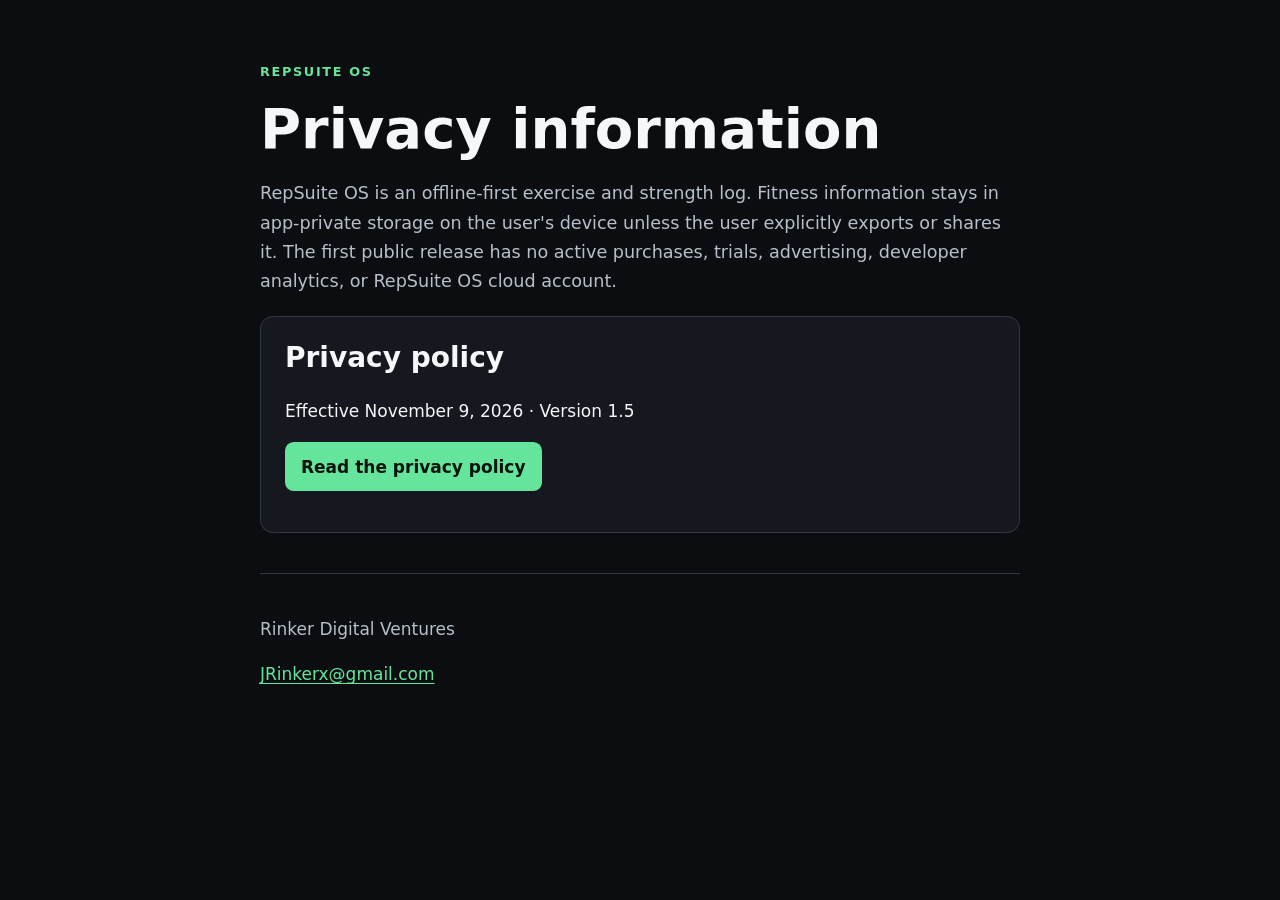
<file: index.html>
<!doctype html>
<html lang="en">
<head>
  <meta charset="utf-8">
  <meta name="viewport" content="width=device-width, initial-scale=1">
  <meta name="description" content="RepSuite OS privacy information from Rinker Digital Ventures.">
  <meta name="theme-color" content="#0b0d10">
  <title>RepSuite OS · Privacy</title>
  <link rel="stylesheet" href="styles.css">
</head>
<body data-policy-version="1.5" data-policy-source-sha256="2e1710d7a431d6bd9975e35615940ce9c3428943ae397179b89701dcb7bfaaa4">
  <main class="shell">
    <p class="eyebrow">RepSuite OS</p>
    <h1>Privacy information</h1>
    <p class="lead">RepSuite OS is an offline-first exercise and strength log. Fitness information stays in app-private storage on the user&#39;s device unless the user explicitly exports or shares it. The first public release has no active purchases, trials, advertising, developer analytics, or RepSuite OS cloud account.</p>
    <div class="card">
      <h2>Privacy policy</h2>
      <p>Effective November 9, 2026 · Version 1.5</p>
      <p><a class="button" href="privacy.html">Read the privacy policy</a></p>
    </div>
    <footer>
      <p>Rinker Digital Ventures</p>
      <p><a href="mailto:JRinkerx@gmail.com">JRinkerx@gmail.com</a></p>
    </footer>
  </main>
</body>
</html>
</file>
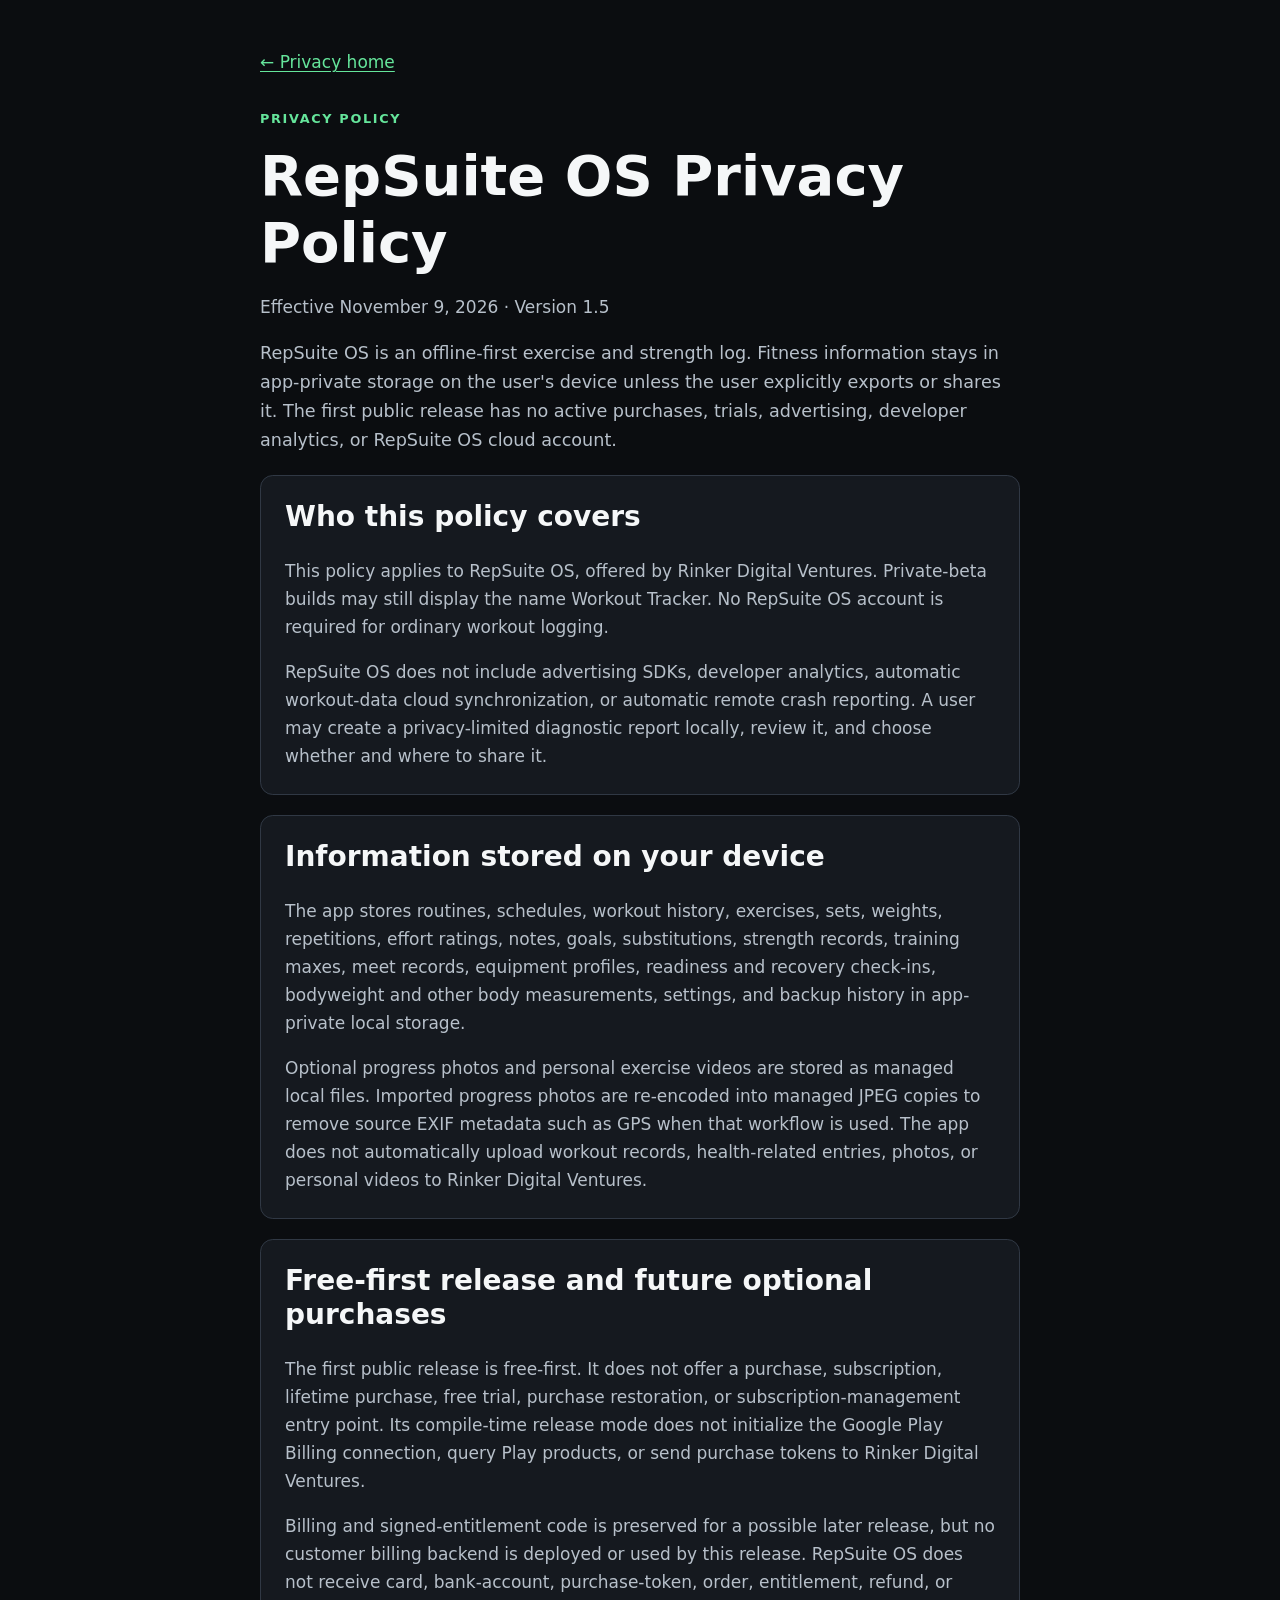
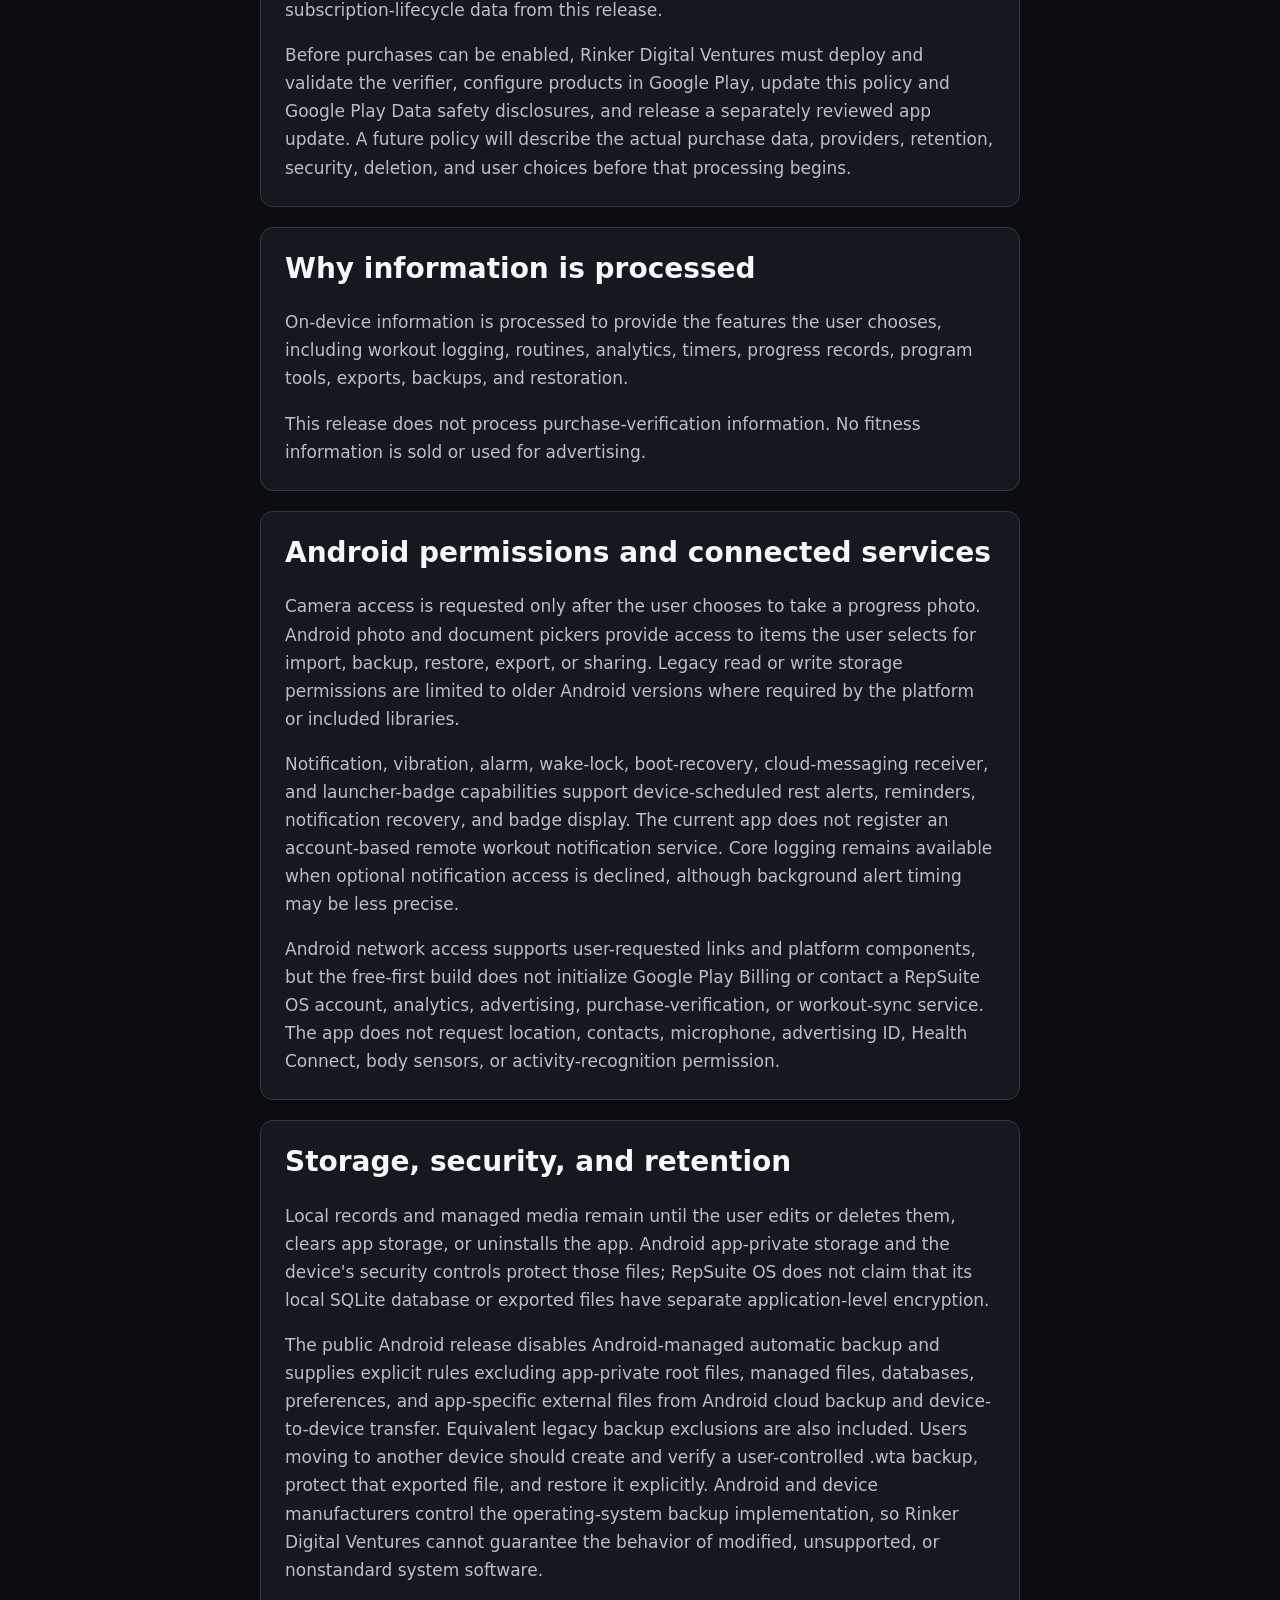
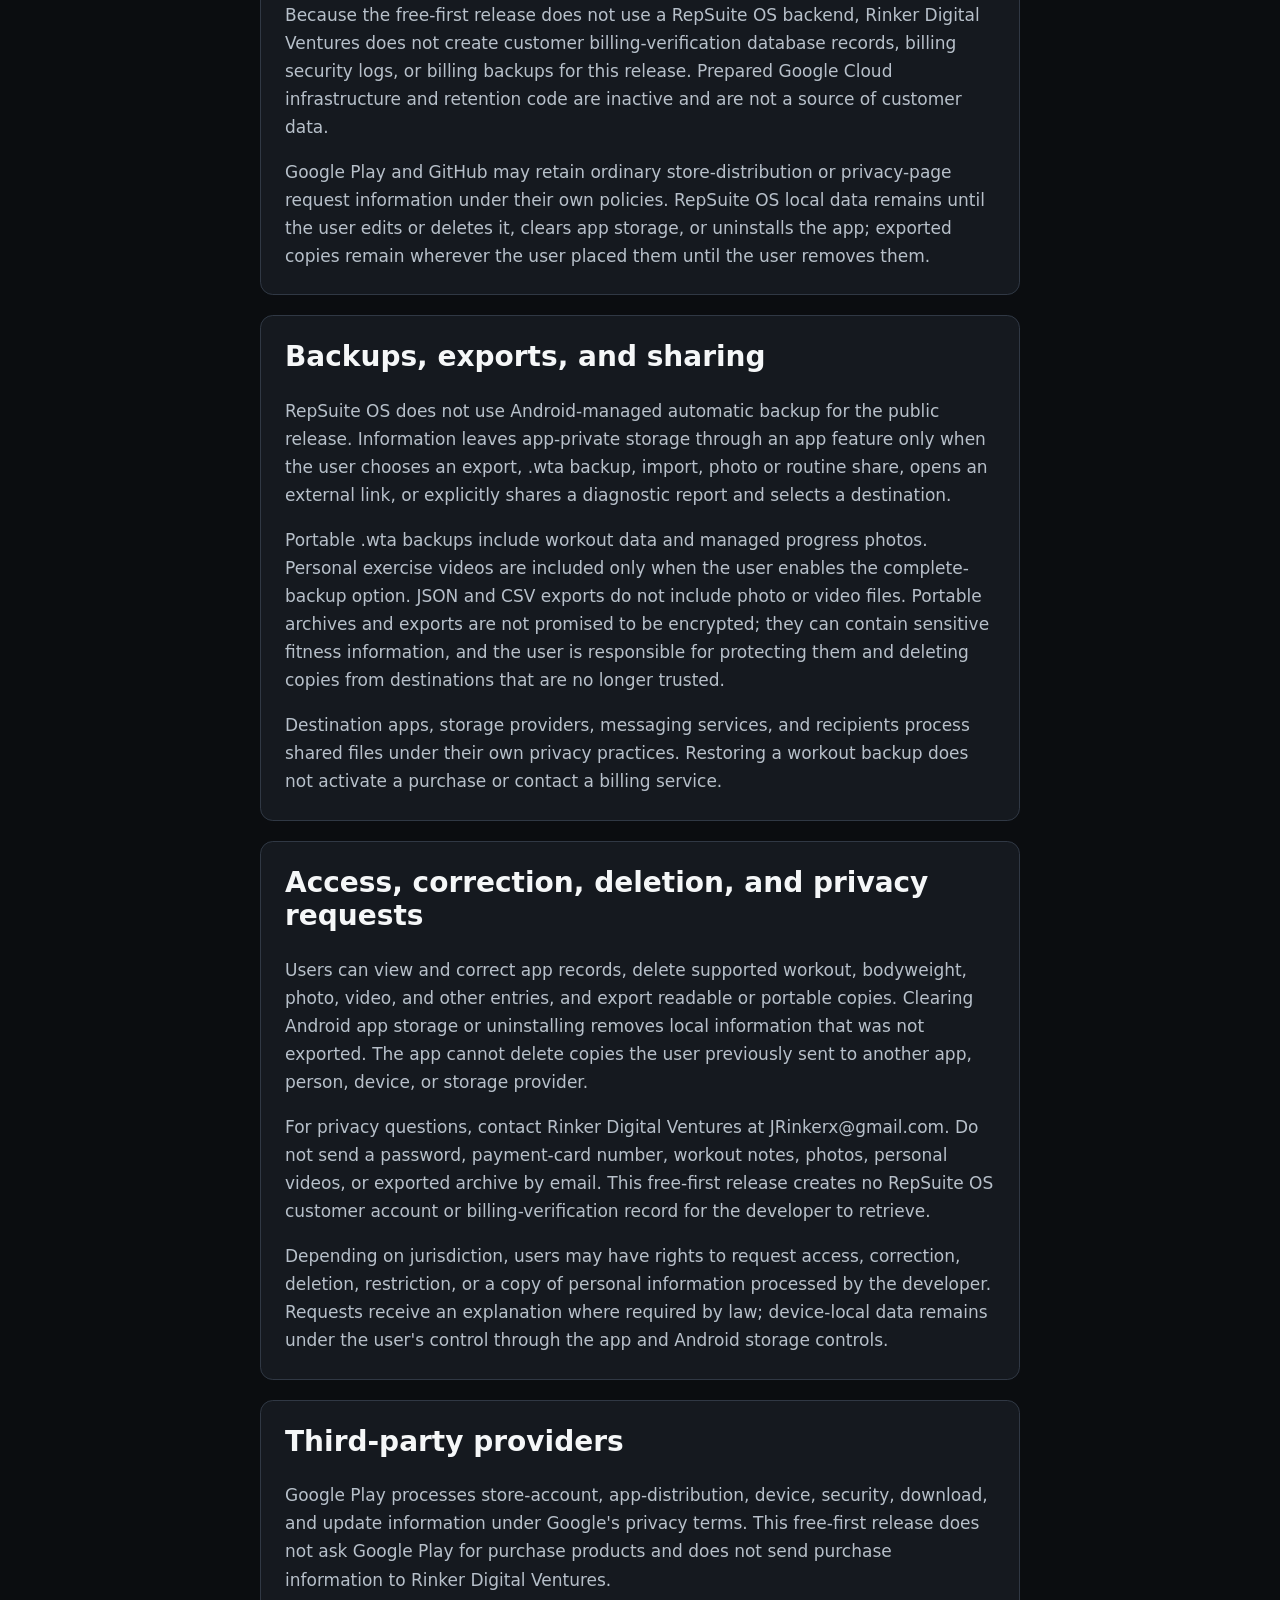
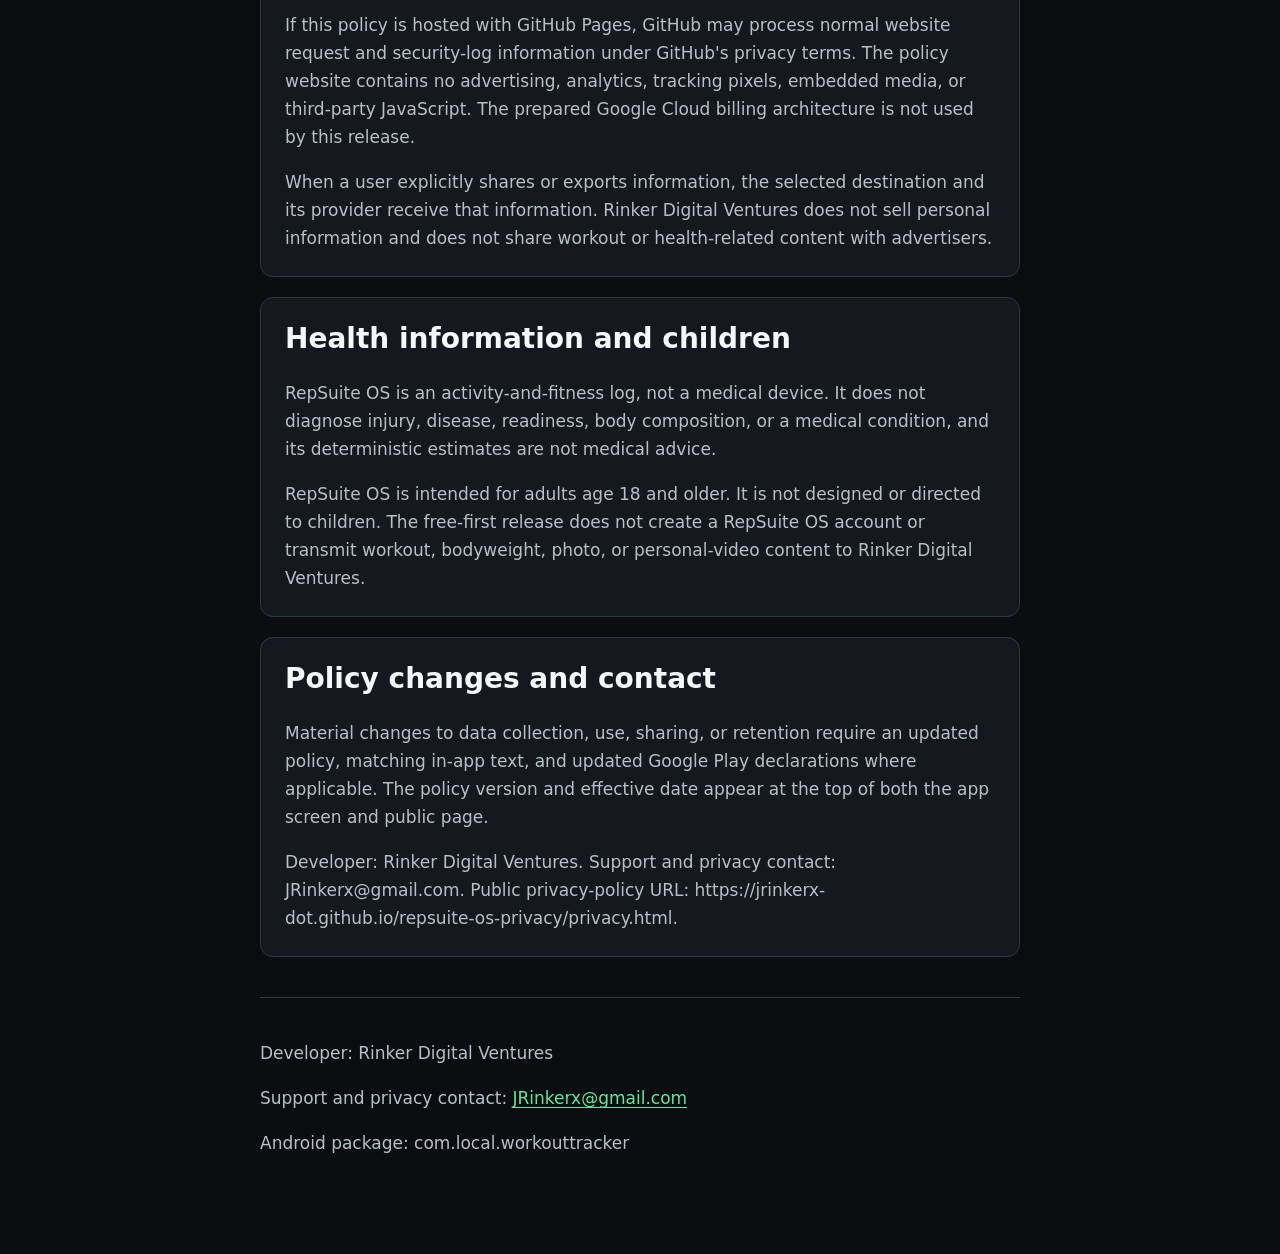
<file: privacy.html>
<!doctype html>
<html lang="en">
<head>
  <meta charset="utf-8">
  <meta name="viewport" content="width=device-width, initial-scale=1">
  <meta name="description" content="Privacy policy for RepSuite OS, an offline-first exercise and strength log.">
  <meta name="theme-color" content="#0b0d10">
  <title>RepSuite OS Privacy Policy</title>
  <link rel="stylesheet" href="styles.css">
</head>
<body data-policy-version="1.5" data-policy-source-sha256="2e1710d7a431d6bd9975e35615940ce9c3428943ae397179b89701dcb7bfaaa4">
  <main class="shell policy">
    <nav aria-label="Policy navigation"><a href="index.html">← Privacy home</a></nav>
    <p class="eyebrow">PRIVACY POLICY</p>
    <h1>RepSuite OS Privacy Policy</h1>
    <p class="meta">Effective November 9, 2026 · Version 1.5</p>
    <p class="lead">RepSuite OS is an offline-first exercise and strength log. Fitness information stays in app-private storage on the user&#39;s device unless the user explicitly exports or shares it. The first public release has no active purchases, trials, advertising, developer analytics, or RepSuite OS cloud account.</p>
    <section id="scope">
      <h2>Who this policy covers</h2>
      <p>This policy applies to RepSuite OS, offered by Rinker Digital Ventures. Private-beta builds may still display the name Workout Tracker. No RepSuite OS account is required for ordinary workout logging.</p>
      <p>RepSuite OS does not include advertising SDKs, developer analytics, automatic workout-data cloud synchronization, or automatic remote crash reporting. A user may create a privacy-limited diagnostic report locally, review it, and choose whether and where to share it.</p>
    </section>
<section id="device-data">
      <h2>Information stored on your device</h2>
      <p>The app stores routines, schedules, workout history, exercises, sets, weights, repetitions, effort ratings, notes, goals, substitutions, strength records, training maxes, meet records, equipment profiles, readiness and recovery check-ins, bodyweight and other body measurements, settings, and backup history in app-private local storage.</p>
      <p>Optional progress photos and personal exercise videos are stored as managed local files. Imported progress photos are re-encoded into managed JPEG copies to remove source EXIF metadata such as GPS when that workflow is used. The app does not automatically upload workout records, health-related entries, photos, or personal videos to Rinker Digital Ventures.</p>
    </section>
<section id="billing">
      <h2>Free-first release and future optional purchases</h2>
      <p>The first public release is free-first. It does not offer a purchase, subscription, lifetime purchase, free trial, purchase restoration, or subscription-management entry point. Its compile-time release mode does not initialize the Google Play Billing connection, query Play products, or send purchase tokens to Rinker Digital Ventures.</p>
      <p>Billing and signed-entitlement code is preserved for a possible later release, but no customer billing backend is deployed or used by this release. RepSuite OS does not receive card, bank-account, purchase-token, order, entitlement, refund, or subscription-lifecycle data from this release.</p>
      <p>Before purchases can be enabled, Rinker Digital Ventures must deploy and validate the verifier, configure products in Google Play, update this policy and Google Play Data safety disclosures, and release a separately reviewed app update. A future policy will describe the actual purchase data, providers, retention, security, deletion, and user choices before that processing begins.</p>
    </section>
<section id="purposes">
      <h2>Why information is processed</h2>
      <p>On-device information is processed to provide the features the user chooses, including workout logging, routines, analytics, timers, progress records, program tools, exports, backups, and restoration.</p>
      <p>This release does not process purchase-verification information. No fitness information is sold or used for advertising.</p>
    </section>
<section id="permissions">
      <h2>Android permissions and connected services</h2>
      <p>Camera access is requested only after the user chooses to take a progress photo. Android photo and document pickers provide access to items the user selects for import, backup, restore, export, or sharing. Legacy read or write storage permissions are limited to older Android versions where required by the platform or included libraries.</p>
      <p>Notification, vibration, alarm, wake-lock, boot-recovery, cloud-messaging receiver, and launcher-badge capabilities support device-scheduled rest alerts, reminders, notification recovery, and badge display. The current app does not register an account-based remote workout notification service. Core logging remains available when optional notification access is declined, although background alert timing may be less precise.</p>
      <p>Android network access supports user-requested links and platform components, but the free-first build does not initialize Google Play Billing or contact a RepSuite OS account, analytics, advertising, purchase-verification, or workout-sync service. The app does not request location, contacts, microphone, advertising ID, Health Connect, body sensors, or activity-recognition permission.</p>
    </section>
<section id="storage-security-retention">
      <h2>Storage, security, and retention</h2>
      <p>Local records and managed media remain until the user edits or deletes them, clears app storage, or uninstalls the app. Android app-private storage and the device&#39;s security controls protect those files; RepSuite OS does not claim that its local SQLite database or exported files have separate application-level encryption.</p>
      <p>The public Android release disables Android-managed automatic backup and supplies explicit rules excluding app-private root files, managed files, databases, preferences, and app-specific external files from Android cloud backup and device-to-device transfer. Equivalent legacy backup exclusions are also included. Users moving to another device should create and verify a user-controlled .wta backup, protect that exported file, and restore it explicitly. Android and device manufacturers control the operating-system backup implementation, so Rinker Digital Ventures cannot guarantee the behavior of modified, unsupported, or nonstandard system software.</p>
      <p>Because the free-first release does not use a RepSuite OS backend, Rinker Digital Ventures does not create customer billing-verification database records, billing security logs, or billing backups for this release. Prepared Google Cloud infrastructure and retention code are inactive and are not a source of customer data.</p>
      <p>Google Play and GitHub may retain ordinary store-distribution or privacy-page request information under their own policies. RepSuite OS local data remains until the user edits or deletes it, clears app storage, or uninstalls the app; exported copies remain wherever the user placed them until the user removes them.</p>
    </section>
<section id="exports">
      <h2>Backups, exports, and sharing</h2>
      <p>RepSuite OS does not use Android-managed automatic backup for the public release. Information leaves app-private storage through an app feature only when the user chooses an export, .wta backup, import, photo or routine share, opens an external link, or explicitly shares a diagnostic report and selects a destination.</p>
      <p>Portable .wta backups include workout data and managed progress photos. Personal exercise videos are included only when the user enables the complete-backup option. JSON and CSV exports do not include photo or video files. Portable archives and exports are not promised to be encrypted; they can contain sensitive fitness information, and the user is responsible for protecting them and deleting copies from destinations that are no longer trusted.</p>
      <p>Destination apps, storage providers, messaging services, and recipients process shared files under their own privacy practices. Restoring a workout backup does not activate a purchase or contact a billing service.</p>
    </section>
<section id="deletion-rights">
      <h2>Access, correction, deletion, and privacy requests</h2>
      <p>Users can view and correct app records, delete supported workout, bodyweight, photo, video, and other entries, and export readable or portable copies. Clearing Android app storage or uninstalling removes local information that was not exported. The app cannot delete copies the user previously sent to another app, person, device, or storage provider.</p>
      <p>For privacy questions, contact Rinker Digital Ventures at JRinkerx@gmail.com. Do not send a password, payment-card number, workout notes, photos, personal videos, or exported archive by email. This free-first release creates no RepSuite OS customer account or billing-verification record for the developer to retrieve.</p>
      <p>Depending on jurisdiction, users may have rights to request access, correction, deletion, restriction, or a copy of personal information processed by the developer. Requests receive an explanation where required by law; device-local data remains under the user&#39;s control through the app and Android storage controls.</p>
    </section>
<section id="third-parties">
      <h2>Third-party providers</h2>
      <p>Google Play processes store-account, app-distribution, device, security, download, and update information under Google&#39;s privacy terms. This free-first release does not ask Google Play for purchase products and does not send purchase information to Rinker Digital Ventures.</p>
      <p>If this policy is hosted with GitHub Pages, GitHub may process normal website request and security-log information under GitHub&#39;s privacy terms. The policy website contains no advertising, analytics, tracking pixels, embedded media, or third-party JavaScript. The prepared Google Cloud billing architecture is not used by this release.</p>
      <p>When a user explicitly shares or exports information, the selected destination and its provider receive that information. Rinker Digital Ventures does not sell personal information and does not share workout or health-related content with advertisers.</p>
    </section>
<section id="health-children">
      <h2>Health information and children</h2>
      <p>RepSuite OS is an activity-and-fitness log, not a medical device. It does not diagnose injury, disease, readiness, body composition, or a medical condition, and its deterministic estimates are not medical advice.</p>
      <p>RepSuite OS is intended for adults age 18 and older. It is not designed or directed to children. The free-first release does not create a RepSuite OS account or transmit workout, bodyweight, photo, or personal-video content to Rinker Digital Ventures.</p>
    </section>
<section id="changes-contact">
      <h2>Policy changes and contact</h2>
      <p>Material changes to data collection, use, sharing, or retention require an updated policy, matching in-app text, and updated Google Play declarations where applicable. The policy version and effective date appear at the top of both the app screen and public page.</p>
      <p>Developer: Rinker Digital Ventures. Support and privacy contact: JRinkerx@gmail.com. Public privacy-policy URL: https://jrinkerx-dot.github.io/repsuite-os-privacy/privacy.html.</p>
    </section>
    <footer>
      <p>Developer: Rinker Digital Ventures</p>
      <p>Support and privacy contact: <a href="mailto:JRinkerx@gmail.com">JRinkerx@gmail.com</a></p>
      <p>Android package: com.local.workouttracker</p>
    </footer>
  </main>
</body>
</html>
</file>
<file: styles.css>
:root {
  color-scheme: dark;
  --background: #0b0d10;
  --surface: #15191f;
  --text: #f5f7f8;
  --muted: #b7c0ca;
  --accent: #65e59b;
  --warning: #ffd166;
  --border: #303844;
}

* { box-sizing: border-box; }
html { background: var(--background); }
body {
  margin: 0;
  background: var(--background);
  color: var(--text);
  font-family: system-ui, -apple-system, BlinkMacSystemFont, "Segoe UI", sans-serif;
  font-size: 17px;
  line-height: 1.65;
}
a { color: var(--accent); text-underline-offset: 0.2em; }
a:focus-visible { outline: 3px solid var(--warning); outline-offset: 4px; }
.shell {
  width: min(100% - 2rem, 760px);
  margin-inline: auto;
  padding: 3rem 0 5rem;
}
h1, h2 { line-height: 1.2; }
h1 { margin: 0.25rem 0 1rem; font-size: clamp(2rem, 7vw, 3.5rem); }
h2 { margin-top: 0; font-size: clamp(1.35rem, 4vw, 1.75rem); }
.eyebrow {
  color: var(--accent);
  font-size: 0.8rem;
  font-weight: 800;
  letter-spacing: 0.13em;
  text-transform: uppercase;
}
.lead { color: var(--muted); font-size: 1.1rem; }
.meta { color: var(--muted); }
.card, section, .notice {
  margin-top: 1.25rem;
  padding: clamp(1rem, 4vw, 1.5rem);
  border: 1px solid var(--border);
  border-radius: 0.8rem;
  background: var(--surface);
}
.notice { border-color: #7f6622; background: #29240f; }
.notice strong { color: var(--warning); }
.notice p { margin-bottom: 0; }
.button {
  display: inline-block;
  min-height: 48px;
  padding: 0.65rem 1rem;
  border-radius: 0.55rem;
  background: var(--accent);
  color: #07130d;
  font-weight: 800;
  text-decoration: none;
}
section p, footer p { color: var(--muted); }
section p:last-child { margin-bottom: 0; }
nav { margin-bottom: 2rem; }
footer { margin-top: 2.5rem; padding-top: 1.5rem; border-top: 1px solid var(--border); }
@media (max-width: 420px) {
  body { font-size: 16px; }
  .shell { width: min(100% - 1.25rem, 760px); padding-top: 1.5rem; }
}
@media (prefers-reduced-motion: reduce) {
  *, *::before, *::after { scroll-behavior: auto !important; }
}
</file>
